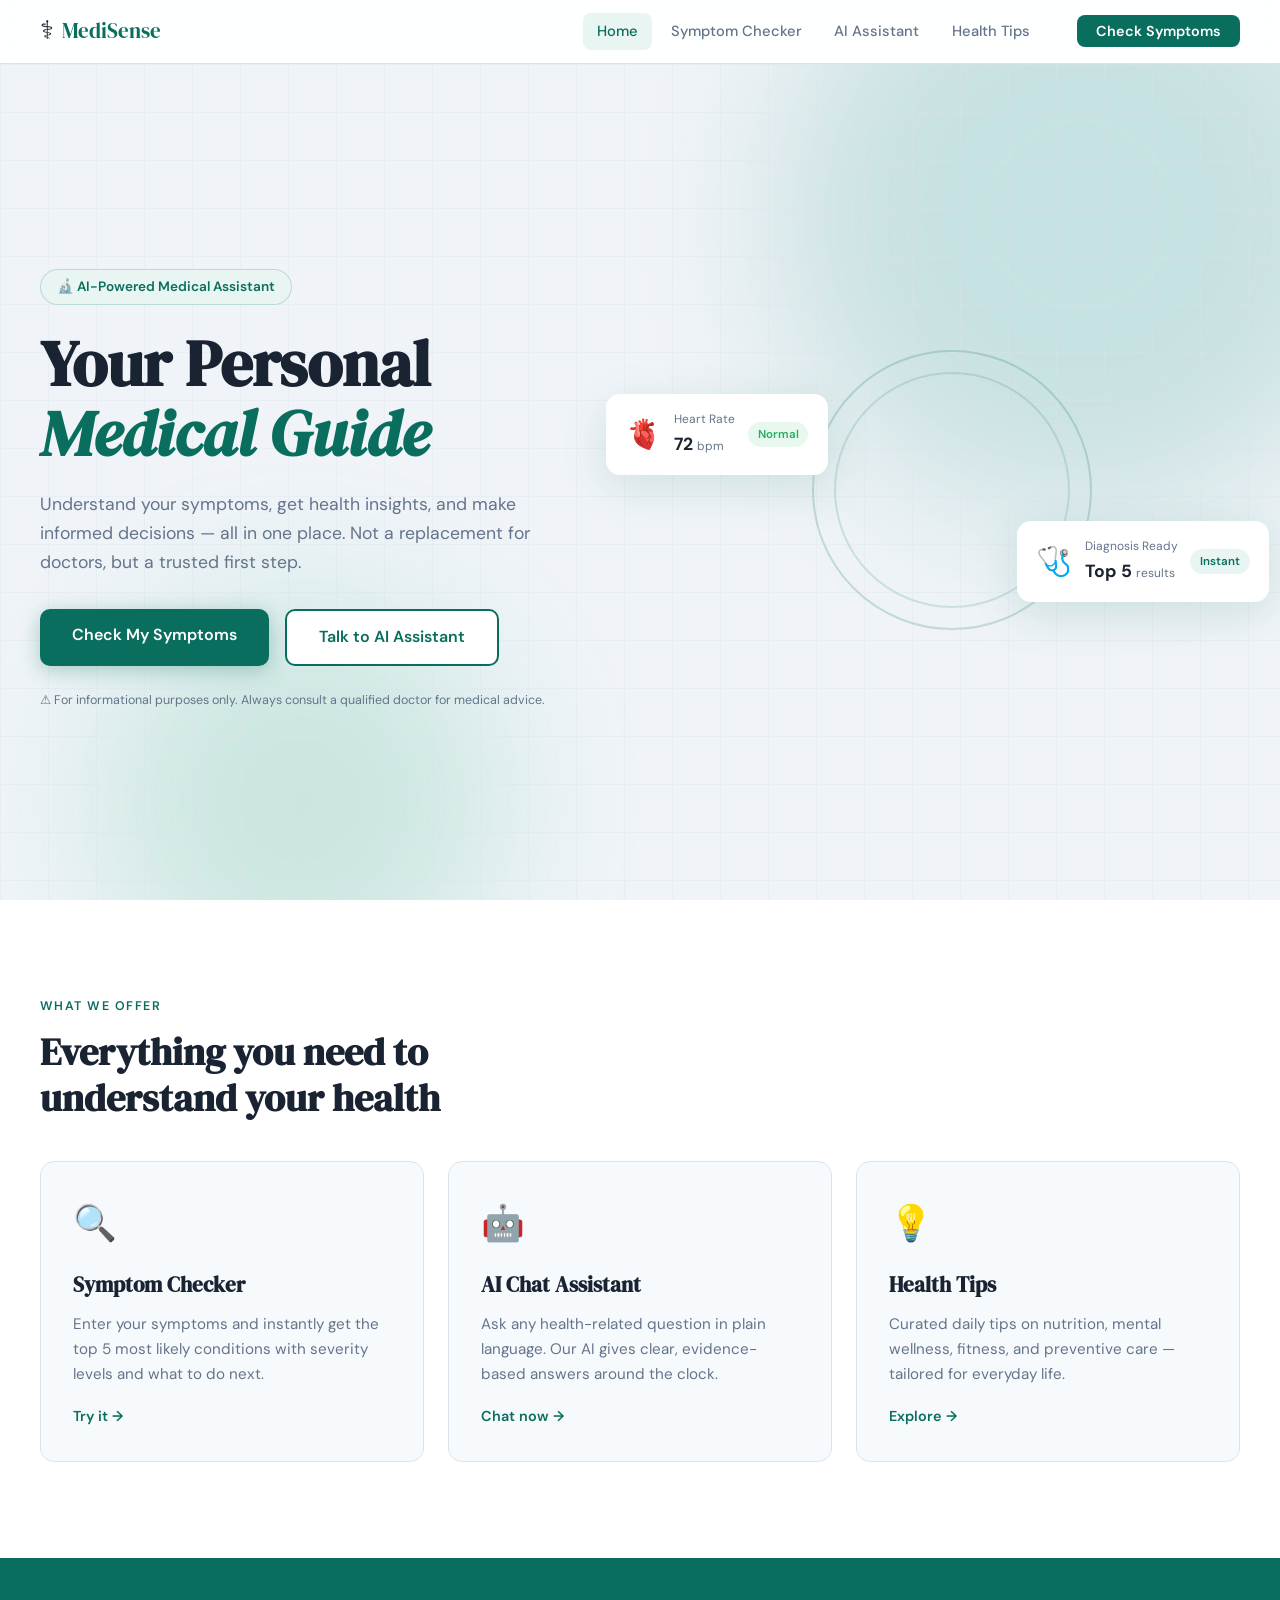
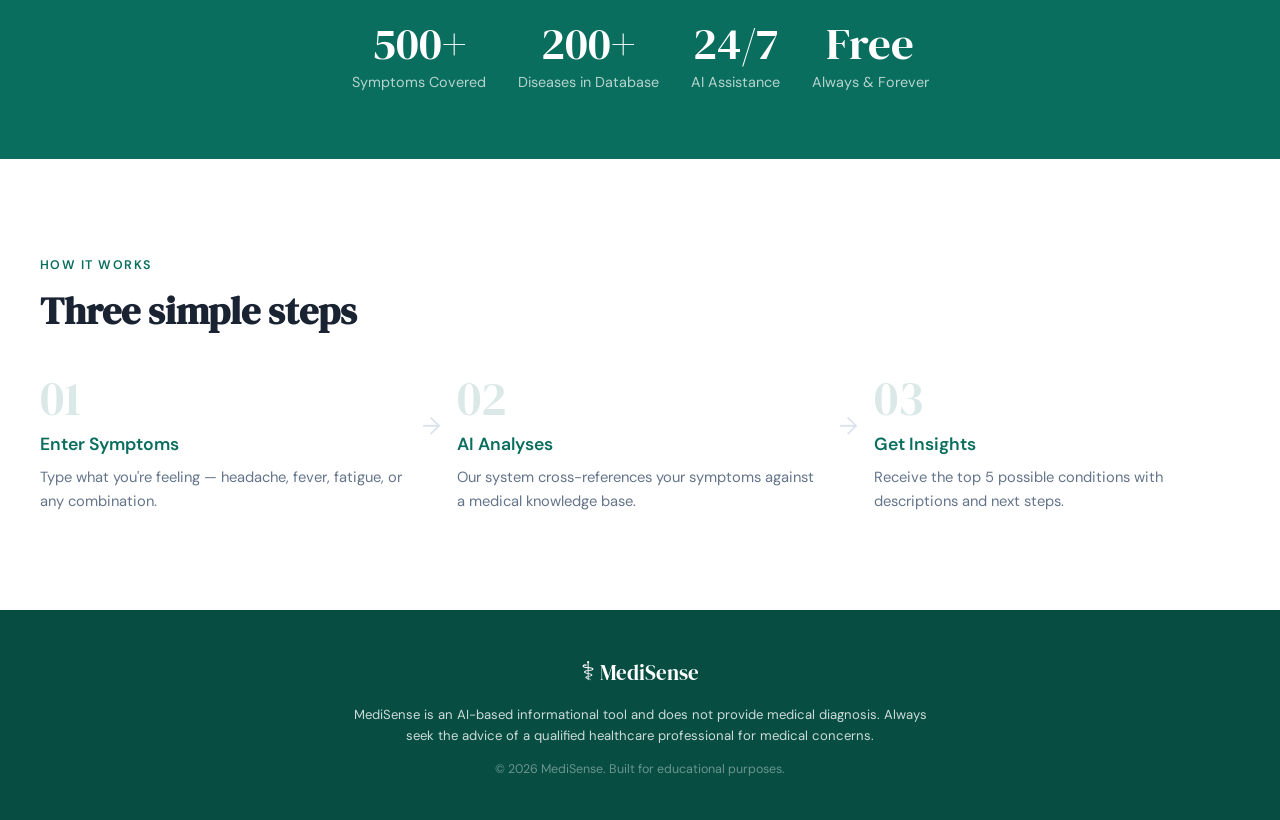
<file: index.html>
<!DOCTYPE html>
<html lang="en">
<head>
  <meta charset="UTF-8" />
  <meta name="viewport" content="width=device-width, initial-scale=1.0"/>
  <title>MediSense — AI Medical Assistant</title>
  <link rel="stylesheet" href="css/style.css"/>
  <link href="https://fonts.googleapis.com/css2?family=DM+Serif+Display:ital@0;1&family=DM+Sans:wght@300;400;500;600&display=swap" rel="stylesheet"/>
</head>
<body class="home-page">

  <!-- NAV -->
  <nav class="navbar">
    <div class="nav-brand">
      <span class="nav-logo">⚕</span>
      <span class="nav-title">MediSense</span>
    </div>
    <div class="nav-links">
      <a href="index.html" class="active">Home</a>
      <a href="pages/symptom-checker.html">Symptom Checker</a>
      <a href="pages/chatbot.html">AI Assistant</a>
      <a href="pages/health-tips.html">Health Tips</a>
    </div>
    <div class="nav-cta">
      <a href="pages/symptom-checker.html" class="btn-primary">Check Symptoms</a>
    </div>
  </nav>

  <!-- HERO -->
  <section class="hero">
    <div class="hero-bg">
      <div class="hero-orb orb1"></div>
      <div class="hero-orb orb2"></div>
      <div class="hero-grid"></div>
    </div>
    <div class="hero-content">
      <div class="hero-badge">🔬 AI-Powered Medical Assistant</div>
      <h1 class="hero-title">Your Personal<br/><em>Medical Guide</em></h1>
      <p class="hero-subtitle">Understand your symptoms, get health insights, and make informed decisions — all in one place. Not a replacement for doctors, but a trusted first step.</p>
      <div class="hero-actions">
        <a href="pages/symptom-checker.html" class="btn-hero-primary">Check My Symptoms</a>
        <a href="pages/chatbot.html" class="btn-hero-secondary">Talk to AI Assistant</a>
      </div>
      <div class="hero-disclaimer">⚠️ For informational purposes only. Always consult a qualified doctor for medical advice.</div>
    </div>
    <div class="hero-visual">
      <div class="pulse-ring"></div>
      <div class="hero-card card-float">
        <div class="hcard-icon">🫀</div>
        <div>
          <div class="hcard-title">Heart Rate</div>
          <div class="hcard-val">72 <span>bpm</span></div>
        </div>
        <div class="hcard-status good">Normal</div>
      </div>
      <div class="hero-card card-float2">
        <div class="hcard-icon">🩺</div>
        <div>
          <div class="hcard-title">Diagnosis Ready</div>
          <div class="hcard-val">Top 5 <span>results</span></div>
        </div>
        <div class="hcard-status info">Instant</div>
      </div>
    </div>
  </section>

  <!-- FEATURES -->
  <section class="features">
    <div class="section-label">What We Offer</div>
    <h2 class="section-title">Everything you need to<br/>understand your health</h2>
    <div class="features-grid">
      <div class="feature-card" onclick="location.href='pages/symptom-checker.html'">
        <div class="feat-icon">🔍</div>
        <h3>Symptom Checker</h3>
        <p>Enter your symptoms and instantly get the top 5 most likely conditions with severity levels and what to do next.</p>
        <span class="feat-link">Try it →</span>
      </div>
      <div class="feature-card" onclick="location.href='pages/chatbot.html'">
        <div class="feat-icon">🤖</div>
        <h3>AI Chat Assistant</h3>
        <p>Ask any health-related question in plain language. Our AI gives clear, evidence-based answers around the clock.</p>
        <span class="feat-link">Chat now →</span>
      </div>
      <div class="feature-card" onclick="location.href='pages/health-tips.html'">
        <div class="feat-icon">💡</div>
        <h3>Health Tips</h3>
        <p>Curated daily tips on nutrition, mental wellness, fitness, and preventive care — tailored for everyday life.</p>
        <span class="feat-link">Explore →</span>
      </div>
    </div>
  </section>

  <!-- STATS -->
  <section class="stats-section">
    <div class="stat-item">
      <div class="stat-num">500+</div>
      <div class="stat-label">Symptoms Covered</div>
    </div>
    <div class="stat-item">
      <div class="stat-num">200+</div>
      <div class="stat-label">Diseases in Database</div>
    </div>
    <div class="stat-item">
      <div class="stat-num">24/7</div>
      <div class="stat-label">AI Assistance</div>
    </div>
    <div class="stat-item">
      <div class="stat-num">Free</div>
      <div class="stat-label">Always & Forever</div>
    </div>
  </section>

  <!-- HOW IT WORKS -->
  <section class="how-it-works">
    <div class="section-label">How It Works</div>
    <h2 class="section-title">Three simple steps</h2>
    <div class="steps-row">
      <div class="step">
        <div class="step-num">01</div>
        <h4>Enter Symptoms</h4>
        <p>Type what you're feeling — headache, fever, fatigue, or any combination.</p>
      </div>
      <div class="step-arrow">→</div>
      <div class="step">
        <div class="step-num">02</div>
        <h4>AI Analyses</h4>
        <p>Our system cross-references your symptoms against a medical knowledge base.</p>
      </div>
      <div class="step-arrow">→</div>
      <div class="step">
        <div class="step-num">03</div>
        <h4>Get Insights</h4>
        <p>Receive the top 5 possible conditions with descriptions and next steps.</p>
      </div>
    </div>
  </section>

  <!-- FOOTER -->
  <footer class="footer">
    <div class="footer-brand">
      <span class="nav-logo">⚕</span> MediSense
    </div>
    <p class="footer-disclaimer">MediSense is an AI-based informational tool and does not provide medical diagnosis. Always seek the advice of a qualified healthcare professional for medical concerns.</p>
    <p class="footer-copy">© 2026 MediSense. Built for educational purposes.</p>
  </footer>

  <script src="js/main.js"></script>
</body>
</html>
</file>
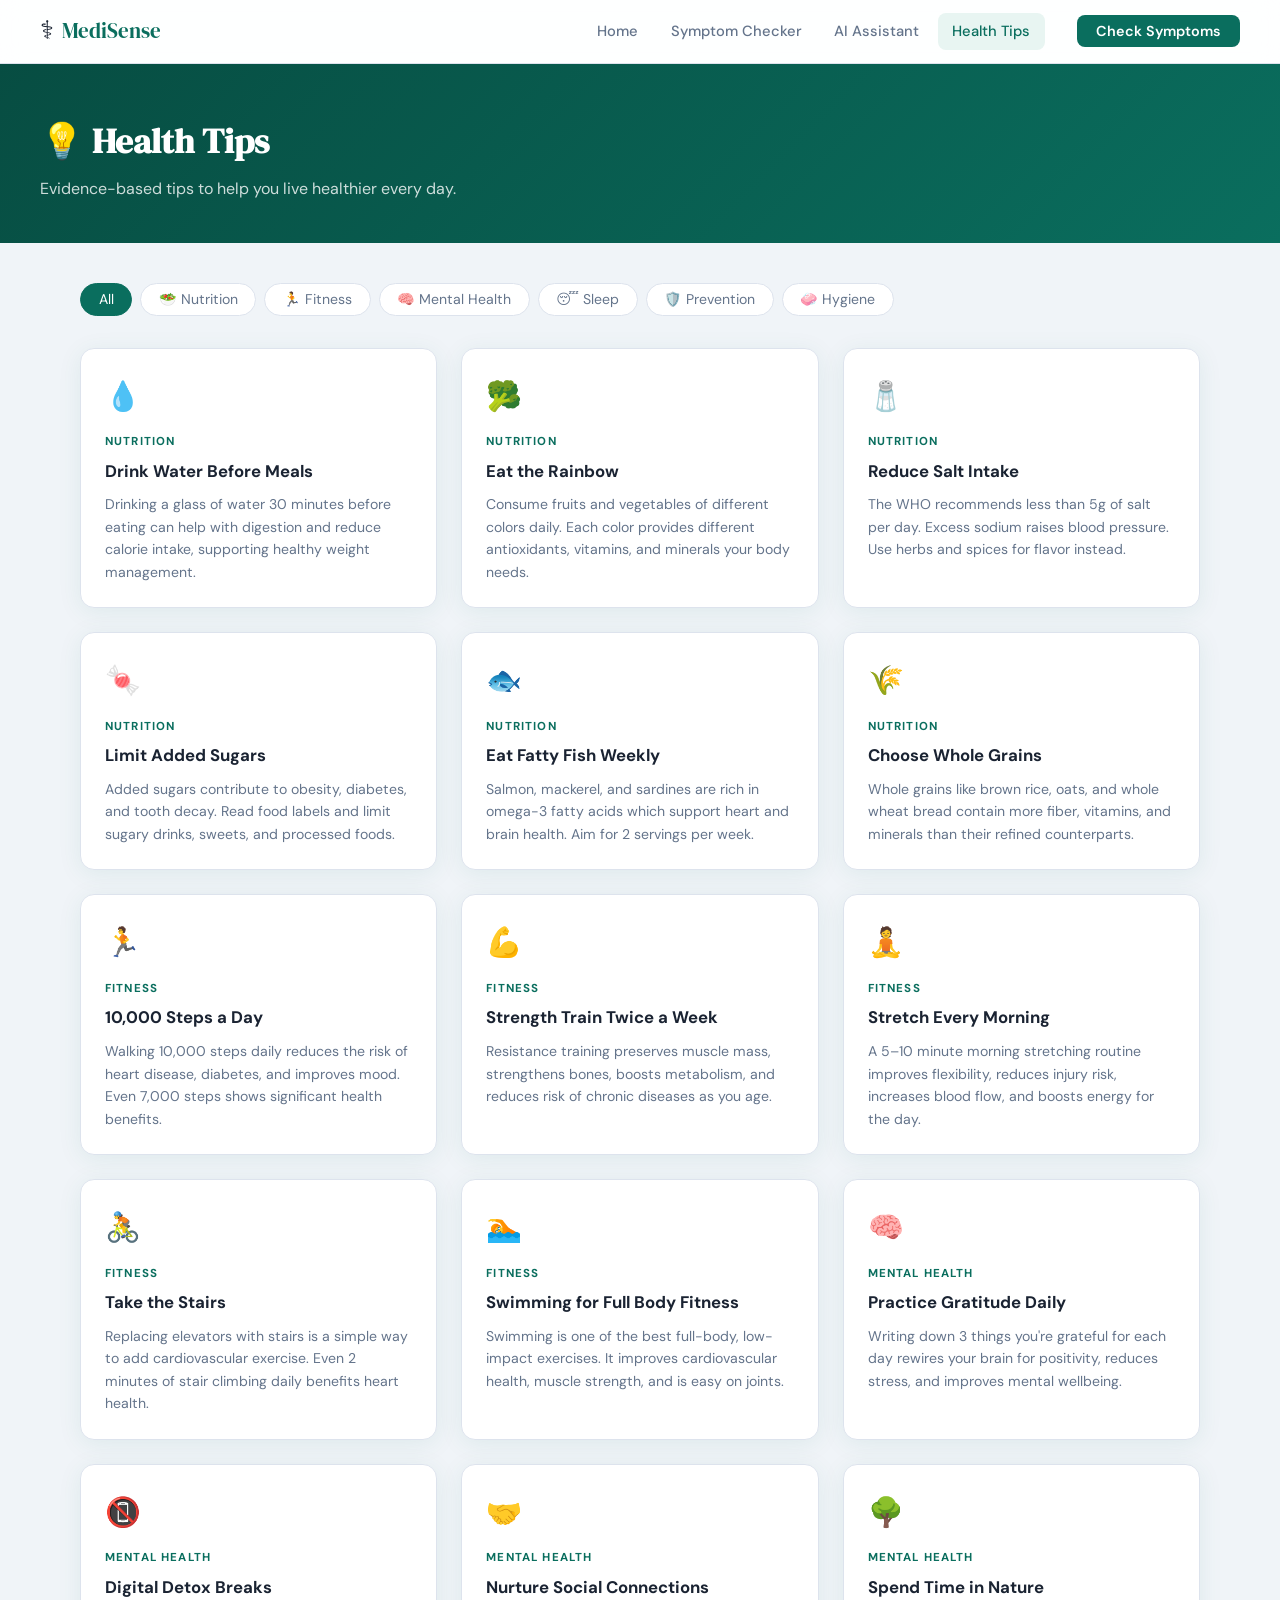
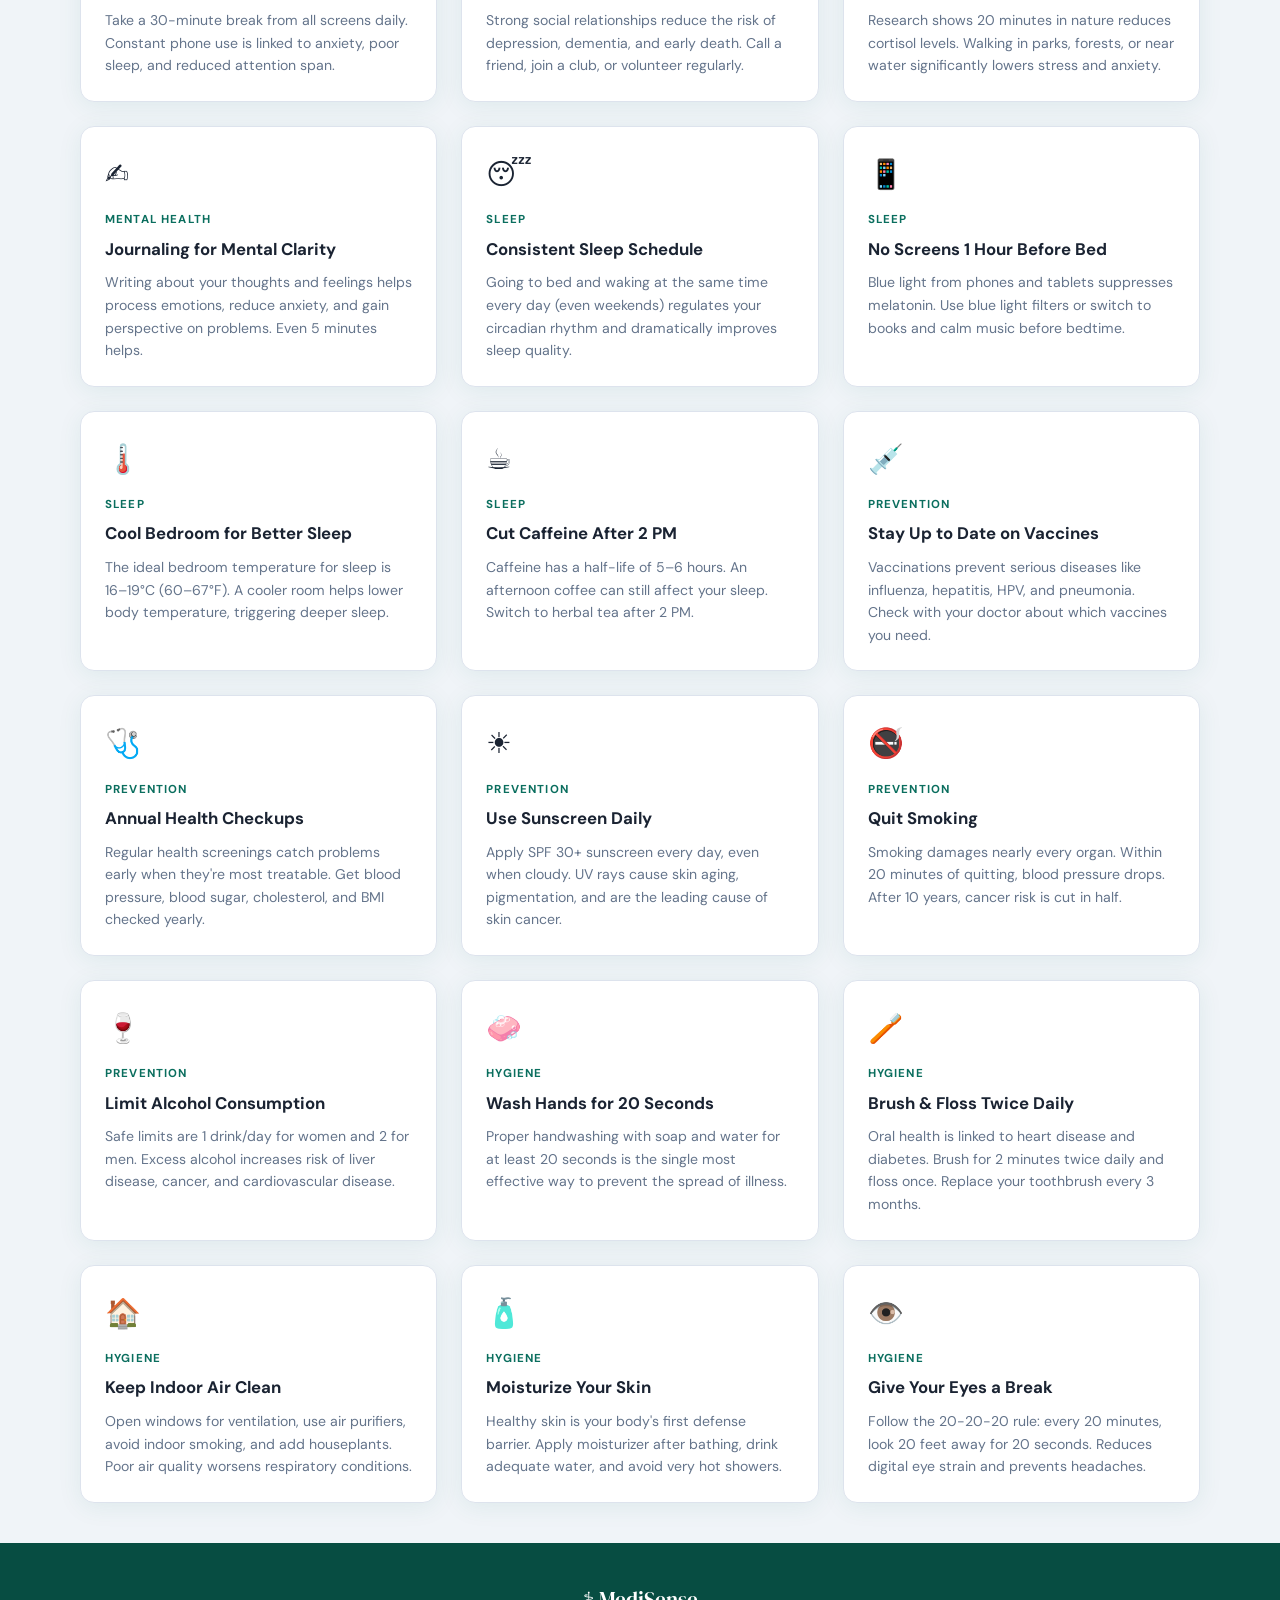
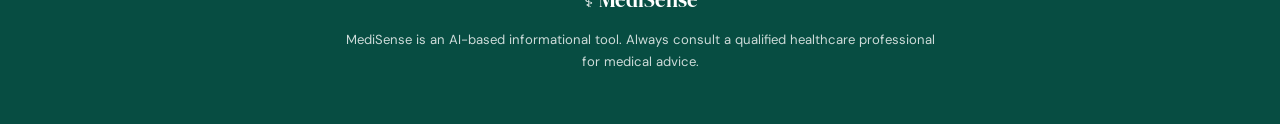
<file: pages/health-tips.html>
<!DOCTYPE html>
<html lang="en">
<head>
  <meta charset="UTF-8"/>
  <meta name="viewport" content="width=device-width, initial-scale=1.0"/>
  <title>Health Tips — MediSense</title>
  <link rel="stylesheet" href="../css/style.css"/>
  <link href="https://fonts.googleapis.com/css2?family=DM+Serif+Display:ital@0;1&family=DM+Sans:wght@300;400;500;600&display=swap" rel="stylesheet"/>
</head>
<body>
  <nav class="navbar">
    <div class="nav-brand">
      <span class="nav-logo">⚕</span>
      <span class="nav-title">MediSense</span>
    </div>
    <div class="nav-links">
      <a href="../index.html">Home</a>
      <a href="symptom-checker.html">Symptom Checker</a>
      <a href="chatbot.html">AI Assistant</a>
      <a href="health-tips.html" class="active">Health Tips</a>
    </div>
    <div class="nav-cta">
      <a href="symptom-checker.html" class="btn-primary">Check Symptoms</a>
    </div>
  </nav>

  <div class="page-header">
    <h1>💡 Health Tips</h1>
    <p>Evidence-based tips to help you live healthier every day.</p>
  </div>

  <div class="tips-layout">
    <div class="tips-filters" id="filters">
      <button class="filter-btn active" onclick="filterTips('all', this)">All</button>
      <button class="filter-btn" onclick="filterTips('nutrition', this)">🥗 Nutrition</button>
      <button class="filter-btn" onclick="filterTips('fitness', this)">🏃 Fitness</button>
      <button class="filter-btn" onclick="filterTips('mental', this)">🧠 Mental Health</button>
      <button class="filter-btn" onclick="filterTips('sleep', this)">😴 Sleep</button>
      <button class="filter-btn" onclick="filterTips('prevention', this)">🛡️ Prevention</button>
      <button class="filter-btn" onclick="filterTips('hygiene', this)">🧼 Hygiene</button>
    </div>

    <div class="tips-grid" id="tips-grid"></div>
  </div>

  <footer class="footer">
    <div class="footer-brand">⚕ MediSense</div>
    <p class="footer-disclaimer">MediSense is an AI-based informational tool. Always consult a qualified healthcare professional for medical advice.</p>
  </footer>

  <script src="../js/main.js"></script>
  <script>
    const TIPS = [
      { icon: '💧', cat: 'nutrition', title: 'Drink Water Before Meals', body: 'Drinking a glass of water 30 minutes before eating can help with digestion and reduce calorie intake, supporting healthy weight management.' },
      { icon: '🥦', cat: 'nutrition', title: 'Eat the Rainbow', body: 'Consume fruits and vegetables of different colors daily. Each color provides different antioxidants, vitamins, and minerals your body needs.' },
      { icon: '🧂', cat: 'nutrition', title: 'Reduce Salt Intake', body: 'The WHO recommends less than 5g of salt per day. Excess sodium raises blood pressure. Use herbs and spices for flavor instead.' },
      { icon: '🍬', cat: 'nutrition', title: 'Limit Added Sugars', body: 'Added sugars contribute to obesity, diabetes, and tooth decay. Read food labels and limit sugary drinks, sweets, and processed foods.' },
      { icon: '🐟', cat: 'nutrition', title: 'Eat Fatty Fish Weekly', body: 'Salmon, mackerel, and sardines are rich in omega-3 fatty acids which support heart and brain health. Aim for 2 servings per week.' },
      { icon: '🌾', cat: 'nutrition', title: 'Choose Whole Grains', body: 'Whole grains like brown rice, oats, and whole wheat bread contain more fiber, vitamins, and minerals than their refined counterparts.' },
      { icon: '🏃', cat: 'fitness', title: '10,000 Steps a Day', body: 'Walking 10,000 steps daily reduces the risk of heart disease, diabetes, and improves mood. Even 7,000 steps shows significant health benefits.' },
      { icon: '💪', cat: 'fitness', title: 'Strength Train Twice a Week', body: 'Resistance training preserves muscle mass, strengthens bones, boosts metabolism, and reduces risk of chronic diseases as you age.' },
      { icon: '🧘', cat: 'fitness', title: 'Stretch Every Morning', body: 'A 5–10 minute morning stretching routine improves flexibility, reduces injury risk, increases blood flow, and boosts energy for the day.' },
      { icon: '🚴', cat: 'fitness', title: 'Take the Stairs', body: 'Replacing elevators with stairs is a simple way to add cardiovascular exercise. Even 2 minutes of stair climbing daily benefits heart health.' },
      { icon: '🏊', cat: 'fitness', title: 'Swimming for Full Body Fitness', body: 'Swimming is one of the best full-body, low-impact exercises. It improves cardiovascular health, muscle strength, and is easy on joints.' },
      { icon: '🧠', cat: 'mental', title: 'Practice Gratitude Daily', body: 'Writing down 3 things you\'re grateful for each day rewires your brain for positivity, reduces stress, and improves mental wellbeing.' },
      { icon: '📵', cat: 'mental', title: 'Digital Detox Breaks', body: 'Take a 30-minute break from all screens daily. Constant phone use is linked to anxiety, poor sleep, and reduced attention span.' },
      { icon: '🤝', cat: 'mental', title: 'Nurture Social Connections', body: 'Strong social relationships reduce the risk of depression, dementia, and early death. Call a friend, join a club, or volunteer regularly.' },
      { icon: '🌳', cat: 'mental', title: 'Spend Time in Nature', body: 'Research shows 20 minutes in nature reduces cortisol levels. Walking in parks, forests, or near water significantly lowers stress and anxiety.' },
      { icon: '✍️', cat: 'mental', title: 'Journaling for Mental Clarity', body: 'Writing about your thoughts and feelings helps process emotions, reduce anxiety, and gain perspective on problems. Even 5 minutes helps.' },
      { icon: '😴', cat: 'sleep', title: 'Consistent Sleep Schedule', body: 'Going to bed and waking at the same time every day (even weekends) regulates your circadian rhythm and dramatically improves sleep quality.' },
      { icon: '📱', cat: 'sleep', title: 'No Screens 1 Hour Before Bed', body: 'Blue light from phones and tablets suppresses melatonin. Use blue light filters or switch to books and calm music before bedtime.' },
      { icon: '🌡️', cat: 'sleep', title: 'Cool Bedroom for Better Sleep', body: 'The ideal bedroom temperature for sleep is 16–19°C (60–67°F). A cooler room helps lower body temperature, triggering deeper sleep.' },
      { icon: '☕', cat: 'sleep', title: 'Cut Caffeine After 2 PM', body: 'Caffeine has a half-life of 5–6 hours. An afternoon coffee can still affect your sleep. Switch to herbal tea after 2 PM.' },
      { icon: '💉', cat: 'prevention', title: 'Stay Up to Date on Vaccines', body: 'Vaccinations prevent serious diseases like influenza, hepatitis, HPV, and pneumonia. Check with your doctor about which vaccines you need.' },
      { icon: '🩺', cat: 'prevention', title: 'Annual Health Checkups', body: 'Regular health screenings catch problems early when they\'re most treatable. Get blood pressure, blood sugar, cholesterol, and BMI checked yearly.' },
      { icon: '☀️', cat: 'prevention', title: 'Use Sunscreen Daily', body: 'Apply SPF 30+ sunscreen every day, even when cloudy. UV rays cause skin aging, pigmentation, and are the leading cause of skin cancer.' },
      { icon: '🚭', cat: 'prevention', title: 'Quit Smoking', body: 'Smoking damages nearly every organ. Within 20 minutes of quitting, blood pressure drops. After 10 years, cancer risk is cut in half.' },
      { icon: '🍷', cat: 'prevention', title: 'Limit Alcohol Consumption', body: 'Safe limits are 1 drink/day for women and 2 for men. Excess alcohol increases risk of liver disease, cancer, and cardiovascular disease.' },
      { icon: '🧼', cat: 'hygiene', title: 'Wash Hands for 20 Seconds', body: 'Proper handwashing with soap and water for at least 20 seconds is the single most effective way to prevent the spread of illness.' },
      { icon: '🪥', cat: 'hygiene', title: 'Brush & Floss Twice Daily', body: 'Oral health is linked to heart disease and diabetes. Brush for 2 minutes twice daily and floss once. Replace your toothbrush every 3 months.' },
      { icon: '🏠', cat: 'hygiene', title: 'Keep Indoor Air Clean', body: 'Open windows for ventilation, use air purifiers, avoid indoor smoking, and add houseplants. Poor air quality worsens respiratory conditions.' },
      { icon: '🧴', cat: 'hygiene', title: 'Moisturize Your Skin', body: 'Healthy skin is your body\'s first defense barrier. Apply moisturizer after bathing, drink adequate water, and avoid very hot showers.' },
      { icon: '👁️', cat: 'hygiene', title: 'Give Your Eyes a Break', body: 'Follow the 20-20-20 rule: every 20 minutes, look 20 feet away for 20 seconds. Reduces digital eye strain and prevents headaches.' },
    ];

    let currentFilter = 'all';

    function filterTips(cat, btn) {
      currentFilter = cat;
      document.querySelectorAll('.filter-btn').forEach(b => b.classList.remove('active'));
      btn.classList.add('active');
      renderTips();
    }

    function renderTips() {
      const grid = document.getElementById('tips-grid');
      const filtered = currentFilter === 'all' ? TIPS : TIPS.filter(t => t.cat === currentFilter);
      grid.innerHTML = filtered.map((tip, i) => `
        <div class="tip-card" style="animation: fadeUp 0.4s ease ${i * 0.05}s both">
          <div class="tip-icon">${tip.icon}</div>
          <div class="tip-category">${tip.cat === 'mental' ? 'Mental Health' : tip.cat.charAt(0).toUpperCase() + tip.cat.slice(1)}</div>
          <h3>${tip.title}</h3>
          <p>${tip.body}</p>
        </div>
      `).join('');
    }

    renderTips();
  </script>
</body>
</html>
</file>
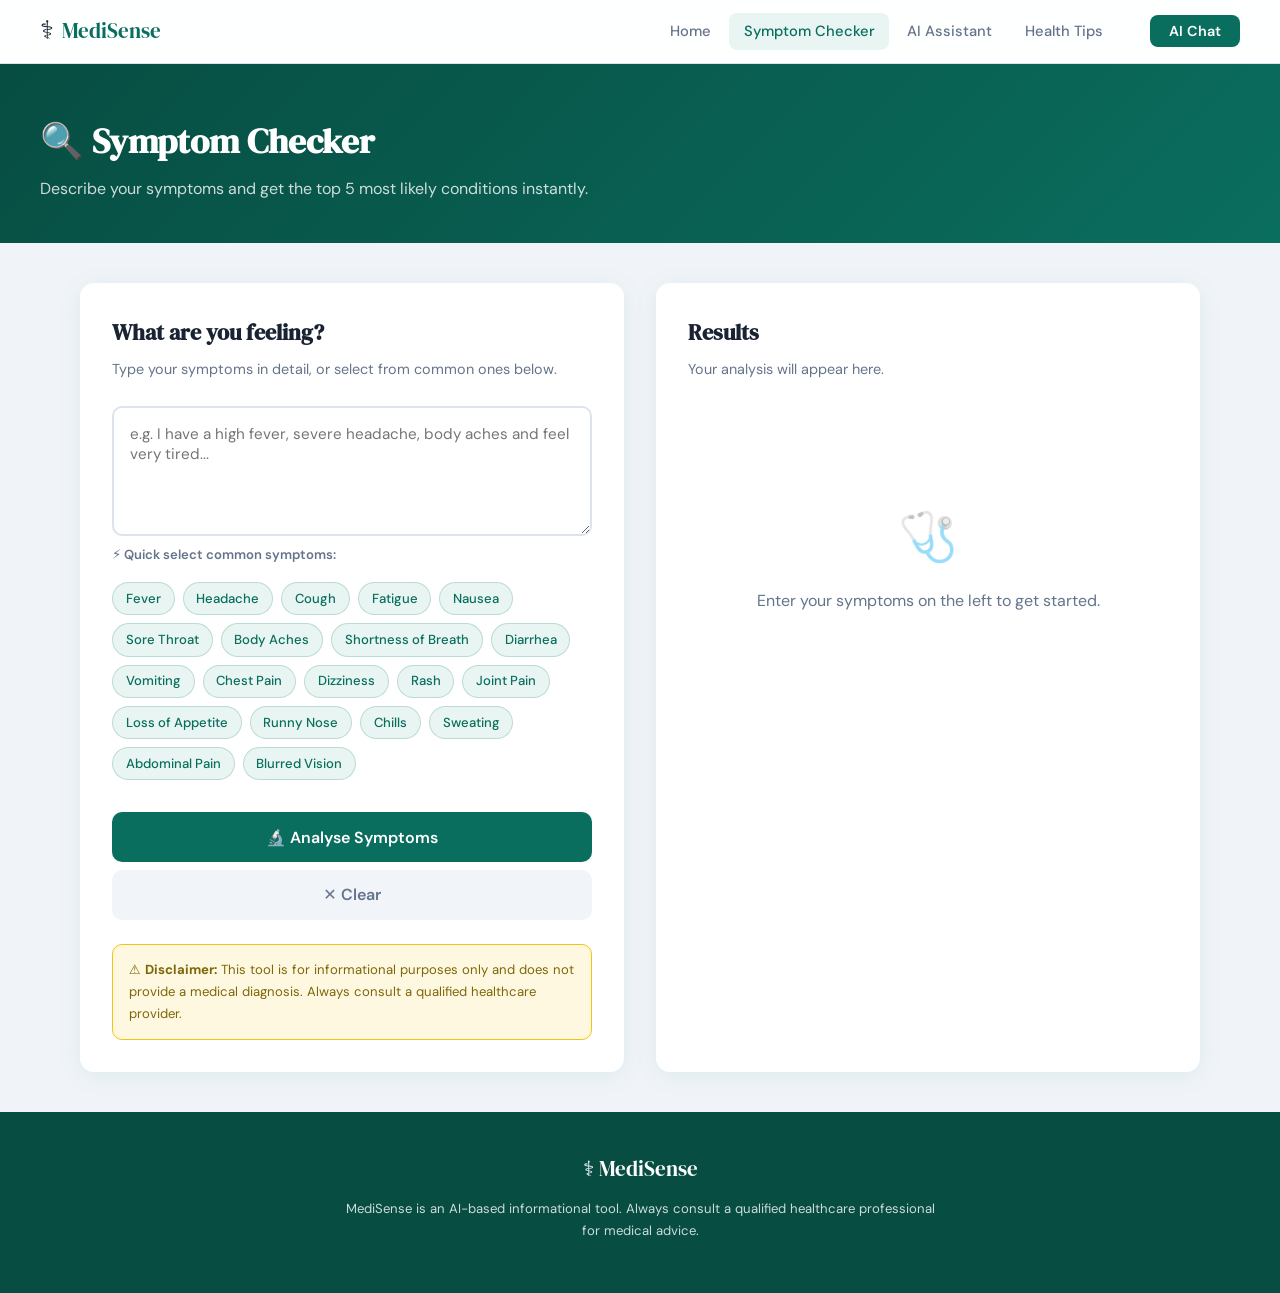
<file: pages/symptom-checker.html>
<!DOCTYPE html>
<html lang="en">
<head>
  <meta charset="UTF-8"/>
  <meta name="viewport" content="width=device-width, initial-scale=1.0"/>
  <title>Symptom Checker — MediSense</title>
  <link rel="stylesheet" href="../css/style.css"/>
  <link href="https://fonts.googleapis.com/css2?family=DM+Serif+Display:ital@0;1&family=DM+Sans:wght@300;400;500;600&display=swap" rel="stylesheet"/>
</head>
<body>
  <nav class="navbar">
    <div class="nav-brand">
      <span class="nav-logo">⚕</span>
      <span class="nav-title">MediSense</span>
    </div>
    <div class="nav-links">
      <a href="../index.html">Home</a>
      <a href="symptom-checker.html" class="active">Symptom Checker</a>
      <a href="chatbot.html">AI Assistant</a>
      <a href="health-tips.html">Health Tips</a>
    </div>
    <div class="nav-cta">
      <a href="chatbot.html" class="btn-primary">AI Chat</a>
    </div>
  </nav>

  <div class="page-header">
    <h1>🔍 Symptom Checker</h1>
    <p>Describe your symptoms and get the top 5 most likely conditions instantly.</p>
  </div>

  <div class="checker-layout">
    <!-- INPUT PANEL -->
    <div class="checker-panel">
      <h2>What are you feeling?</h2>
      <p class="sub">Type your symptoms in detail, or select from common ones below.</p>

      <textarea
        id="symptom-input"
        class="symptom-input-area"
        placeholder="e.g. I have a high fever, severe headache, body aches and feel very tired..."
      ></textarea>

      <div class="quick-label">⚡ Quick select common symptoms:</div>
      <div class="tag-area" id="tag-area">
        <span class="symptom-tag" onclick="toggleTag(this)">Fever</span>
        <span class="symptom-tag" onclick="toggleTag(this)">Headache</span>
        <span class="symptom-tag" onclick="toggleTag(this)">Cough</span>
        <span class="symptom-tag" onclick="toggleTag(this)">Fatigue</span>
        <span class="symptom-tag" onclick="toggleTag(this)">Nausea</span>
        <span class="symptom-tag" onclick="toggleTag(this)">Sore Throat</span>
        <span class="symptom-tag" onclick="toggleTag(this)">Body Aches</span>
        <span class="symptom-tag" onclick="toggleTag(this)">Shortness of Breath</span>
        <span class="symptom-tag" onclick="toggleTag(this)">Diarrhea</span>
        <span class="symptom-tag" onclick="toggleTag(this)">Vomiting</span>
        <span class="symptom-tag" onclick="toggleTag(this)">Chest Pain</span>
        <span class="symptom-tag" onclick="toggleTag(this)">Dizziness</span>
        <span class="symptom-tag" onclick="toggleTag(this)">Rash</span>
        <span class="symptom-tag" onclick="toggleTag(this)">Joint Pain</span>
        <span class="symptom-tag" onclick="toggleTag(this)">Loss of Appetite</span>
        <span class="symptom-tag" onclick="toggleTag(this)">Runny Nose</span>
        <span class="symptom-tag" onclick="toggleTag(this)">Chills</span>
        <span class="symptom-tag" onclick="toggleTag(this)">Sweating</span>
        <span class="symptom-tag" onclick="toggleTag(this)">Abdominal Pain</span>
        <span class="symptom-tag" onclick="toggleTag(this)">Blurred Vision</span>
      </div>

      <button class="check-btn" onclick="runChecker()" id="check-btn">
        🔬 Analyse Symptoms
      </button>

      <button class="check-btn" onclick="clearAll()" style="background:#f1f5f9;color:#64748b;margin-top:0.5rem;">
        ✕ Clear
      </button>

      <div class="disclaimer-box" style="margin-top:1.5rem;">
        ⚠️ <strong>Disclaimer:</strong> This tool is for informational purposes only and does not provide a medical diagnosis. Always consult a qualified healthcare provider.
      </div>
    </div>

    <!-- RESULTS PANEL -->
    <div class="checker-panel results-panel" id="results-panel">
      <h2>Results</h2>
      <p class="sub" id="results-sub">Your analysis will appear here.</p>
      <div id="results-container">
        <div class="result-placeholder">
          <div class="big-icon">🩺</div>
          <div>Enter your symptoms on the left to get started.</div>
        </div>
      </div>
    </div>
  </div>

  <footer class="footer">
    <div class="footer-brand">⚕ MediSense</div>
    <p class="footer-disclaimer">MediSense is an AI-based informational tool. Always consult a qualified healthcare professional for medical advice.</p>
  </footer>

  <script src="../js/main.js"></script>
  <script>
    const selectedTags = new Set();

    function toggleTag(el) {
      const sym = el.textContent.toLowerCase();
      if (el.classList.contains('selected')) {
        el.classList.remove('selected');
        selectedTags.delete(sym);
      } else {
        el.classList.add('selected');
        selectedTags.add(sym);
      }
      syncTagsToInput();
    }

    function syncTagsToInput() {
      const input = document.getElementById('symptom-input');
      const manual = input.value.replace(/,?\s*(fever|headache|cough|fatigue|nausea|sore throat|body aches|shortness of breath|diarrhea|vomiting|chest pain|dizziness|rash|joint pain|loss of appetite|runny nose|chills|sweating|abdominal pain|blurred vision)/gi, '').trim();
      const tags = Array.from(selectedTags);
      input.value = [manual, ...tags].filter(Boolean).join(', ');
    }

    function runChecker() {
      const input = document.getElementById('symptom-input').value.trim();
      if (!input) {
        alert('Please enter or select at least one symptom.');
        return;
      }

      const btn = document.getElementById('check-btn');
      btn.textContent = '⏳ Analysing...';
      btn.disabled = true;

      setTimeout(() => {
        const results = analyzeSymptoms(input);
        renderResults(results, input);
        btn.textContent = '🔬 Analyse Symptoms';
        btn.disabled = false;
      }, 700);
    }

    function renderResults(results, input) {
      const container = document.getElementById('results-container');
      const sub = document.getElementById('results-sub');

      if (results.length === 0) {
        container.innerHTML = `
          <div class="result-placeholder">
            <div class="big-icon">🤔</div>
            <div>No matching conditions found. Try describing your symptoms differently or use more specific terms.</div>
          </div>`;
        sub.textContent = 'No matches found for your symptoms.';
        return;
      }

      sub.textContent = `Found ${results.length} possible condition${results.length > 1 ? 's' : ''} based on your symptoms.`;

      container.innerHTML = results.map((d, i) => {
        const pct = Math.round(d.score * 100);
        const barPct = Math.max(pct, 15);
        return `
        <div class="disease-card" style="animation-delay:${i*0.07}s">
          <div class="disease-header">
            <div class="disease-rank">${i + 1}</div>
            <div class="disease-name">${d.name}</div>
            <span class="severity-badge ${getSeverityClass(d.severity)}">${getSeverityLabel(d.severity)}</span>
          </div>
          <div class="match-bar-wrap">
            <div class="match-label">Symptom match: ${d.matchCount} of ${d.symptoms.length} (${pct}%)</div>
            <div class="match-bar"><div class="match-fill" style="width:${barPct}%"></div></div>
          </div>
          <div class="disease-desc">${d.description}</div>
          <div class="disease-action">💊 What to do: ${d.action}</div>
        </div>`;
      }).join('');
    }

    function clearAll() {
      document.getElementById('symptom-input').value = '';
      selectedTags.clear();
      document.querySelectorAll('.symptom-tag').forEach(t => t.classList.remove('selected'));
      document.getElementById('results-container').innerHTML = `
        <div class="result-placeholder">
          <div class="big-icon">🩺</div>
          <div>Enter your symptoms on the left to get started.</div>
        </div>`;
      document.getElementById('results-sub').textContent = 'Your analysis will appear here.';
    }

    // Allow Enter key
    document.addEventListener('DOMContentLoaded', () => {
      document.getElementById('symptom-input').addEventListener('keydown', e => {
        if (e.key === 'Enter' && e.ctrlKey) runChecker();
      });
    });
  </script>
</body>
</html>
</file>
<file: css/style.css>
/* ─── RESET & BASE ─── */
*, *::before, *::after { box-sizing: border-box; margin: 0; padding: 0; }

:root {
  --clr-bg: #f0f4f8;
  --clr-surface: #ffffff;
  --clr-surface2: #f7fafc;
  --clr-primary: #0a6e5e;
  --clr-primary-light: #13a38f;
  --clr-primary-dark: #074d42;
  --clr-accent: #e8f5f2;
  --clr-red: #c0392b;
  --clr-orange: #e67e22;
  --clr-yellow: #f1c40f;
  --clr-green: #27ae60;
  --clr-text: #1a2332;
  --clr-muted: #64748b;
  --clr-border: #dde3ed;
  --radius: 14px;
  --shadow: 0 4px 24px rgba(10,110,94,0.08);
  --shadow-lg: 0 12px 48px rgba(10,110,94,0.14);
  --font-display: 'DM Serif Display', Georgia, serif;
  --font-body: 'DM Sans', system-ui, sans-serif;
}

html { scroll-behavior: smooth; }

body {
  font-family: var(--font-body);
  background: var(--clr-bg);
  color: var(--clr-text);
  line-height: 1.65;
  min-height: 100vh;
}

/* ─── NAVBAR ─── */
.navbar {
  position: sticky; top: 0; z-index: 100;
  display: flex; align-items: center; gap: 2rem;
  padding: 0 2.5rem;
  height: 64px;
  background: rgba(255,255,255,0.92);
  backdrop-filter: blur(12px);
  border-bottom: 1px solid var(--clr-border);
}
.nav-brand { display: flex; align-items: center; gap: 0.5rem; text-decoration: none; margin-right: auto;}
.nav-logo { font-size: 1.6rem; }
.nav-title { font-family: var(--font-display); font-size: 1.3rem; color: var(--clr-primary); }
.nav-links { display: flex; gap: 0.25rem; }
.nav-links a {
  text-decoration: none; color: var(--clr-muted); font-size: 0.92rem; font-weight: 500;
  padding: 0.4rem 0.9rem; border-radius: 8px; transition: all .2s;
}
.nav-links a:hover, .nav-links a.active {
  color: var(--clr-primary); background: var(--clr-accent);
}
.btn-primary {
  background: var(--clr-primary); color: #fff;
  padding: 0.45rem 1.2rem; border-radius: 8px;
  text-decoration: none; font-size: 0.9rem; font-weight: 600;
  transition: background .2s;
}
.btn-primary:hover { background: var(--clr-primary-dark); }

/* ─── HERO ─── */
.hero {
  position: relative; overflow: hidden;
  min-height: calc(100vh - 64px);
  display: flex; align-items: center;
  padding: 5rem 2.5rem 4rem;
  gap: 3rem;
}
.hero-bg {
  position: absolute; inset: 0; pointer-events: none;
}
.hero-orb {
  position: absolute; border-radius: 50%;
  filter: blur(80px); opacity: 0.18;
}
.orb1 {
  width: 600px; height: 600px;
  background: radial-gradient(circle, #13a38f, #0a6e5e);
  top: -150px; right: -100px;
}
.orb2 {
  width: 400px; height: 400px;
  background: radial-gradient(circle, #27ae60, #13a38f);
  bottom: -100px; left: 100px;
}
.hero-grid {
  position: absolute; inset: 0;
  background-image: linear-gradient(var(--clr-border) 1px, transparent 1px),
                    linear-gradient(90deg, var(--clr-border) 1px, transparent 1px);
  background-size: 48px 48px;
  opacity: 0.35;
}
.hero-content {
  position: relative; z-index: 2;
  flex: 1; max-width: 600px;
}
.hero-badge {
  display: inline-block;
  background: var(--clr-accent); color: var(--clr-primary);
  border: 1px solid rgba(10,110,94,0.2);
  padding: 0.35rem 1rem; border-radius: 999px;
  font-size: 0.85rem; font-weight: 600; margin-bottom: 1.5rem;
  animation: fadeUp 0.6s ease both;
}
.hero-title {
  font-family: var(--font-display);
  font-size: clamp(2.8rem, 5vw, 4.2rem);
  line-height: 1.1; color: var(--clr-text);
  margin-bottom: 1.25rem;
  animation: fadeUp 0.7s ease 0.1s both;
}
.hero-title em { color: var(--clr-primary); font-style: italic; }
.hero-subtitle {
  color: var(--clr-muted); font-size: 1.1rem; font-weight: 400;
  max-width: 500px; margin-bottom: 2rem;
  animation: fadeUp 0.7s ease 0.2s both;
}
.hero-actions {
  display: flex; gap: 1rem; flex-wrap: wrap;
  margin-bottom: 1.5rem;
  animation: fadeUp 0.7s ease 0.3s both;
}
.btn-hero-primary {
  background: var(--clr-primary); color: #fff;
  padding: 0.85rem 2rem; border-radius: 10px;
  text-decoration: none; font-weight: 600; font-size: 1rem;
  transition: all .2s; box-shadow: 0 4px 20px rgba(10,110,94,0.3);
}
.btn-hero-primary:hover { background: var(--clr-primary-dark); transform: translateY(-2px); }
.btn-hero-secondary {
  background: #fff; color: var(--clr-primary);
  padding: 0.85rem 2rem; border-radius: 10px;
  text-decoration: none; font-weight: 600; font-size: 1rem;
  border: 2px solid var(--clr-primary);
  transition: all .2s;
}
.btn-hero-secondary:hover { background: var(--clr-accent); }
.hero-disclaimer {
  font-size: 0.78rem; color: var(--clr-muted);
  animation: fadeUp 0.7s ease 0.4s both;
}

/* HERO VISUAL */
.hero-visual {
  position: relative; flex: 1; display: flex;
  align-items: center; justify-content: center;
  min-height: 320px;
}
.pulse-ring {
  width: 280px; height: 280px; border-radius: 50%;
  border: 2px solid rgba(10,110,94,0.2);
  animation: pulse 2.5s ease-in-out infinite;
  position: absolute;
}
.pulse-ring::before {
  content: ''; position: absolute; inset: 20px; border-radius: 50%;
  border: 2px solid rgba(10,110,94,0.15);
  animation: pulse 2.5s ease-in-out 0.4s infinite;
}
@keyframes pulse {
  0%,100% { transform: scale(1); opacity: 1; }
  50% { transform: scale(1.08); opacity: 0.5; }
}
.hero-card {
  position: absolute; background: #fff;
  border-radius: 14px; padding: 1rem 1.2rem;
  box-shadow: var(--shadow-lg);
  display: flex; align-items: center; gap: 0.8rem;
  min-width: 180px;
}
.card-float { top: 20%; left: -10%; animation: float1 4s ease-in-out infinite; }
.card-float2 { bottom: 15%; right: -5%; animation: float2 4s ease-in-out 1s infinite; }
@keyframes float1 { 0%,100% { transform: translateY(0); } 50% { transform: translateY(-10px); } }
@keyframes float2 { 0%,100% { transform: translateY(0); } 50% { transform: translateY(8px); } }
.hcard-icon { font-size: 1.8rem; }
.hcard-title { font-size: 0.75rem; color: var(--clr-muted); }
.hcard-val { font-size: 1.1rem; font-weight: 700; color: var(--clr-text); }
.hcard-val span { font-size: 0.75rem; font-weight: 400; color: var(--clr-muted); }
.hcard-status { font-size: 0.72rem; font-weight: 600; padding: 0.2rem 0.6rem; border-radius: 999px; }
.hcard-status.good { background: #e8f8ef; color: #27ae60; }
.hcard-status.info { background: var(--clr-accent); color: var(--clr-primary); }

/* ─── SECTIONS ─── */
.section-label {
  text-transform: uppercase; letter-spacing: 0.12em;
  font-size: 0.78rem; font-weight: 600; color: var(--clr-primary);
  margin-bottom: 0.75rem;
}
.section-title {
  font-family: var(--font-display);
  font-size: clamp(1.8rem, 3vw, 2.6rem);
  line-height: 1.2; color: var(--clr-text);
  margin-bottom: 2.5rem;
}

/* FEATURES */
.features {
  padding: 6rem 2.5rem;
  background: var(--clr-surface);
}
.features-grid {
  display: grid; grid-template-columns: repeat(auto-fit, minmax(280px, 1fr));
  gap: 1.5rem;
}
.feature-card {
  background: var(--clr-surface2);
  border: 1px solid var(--clr-border);
  border-radius: var(--radius); padding: 2rem;
  cursor: pointer; transition: all .25s;
}
.feature-card:hover {
  border-color: var(--clr-primary-light);
  box-shadow: var(--shadow-lg); transform: translateY(-4px);
}
.feat-icon { font-size: 2.2rem; margin-bottom: 1rem; }
.feature-card h3 {
  font-family: var(--font-display); font-size: 1.3rem;
  color: var(--clr-text); margin-bottom: 0.6rem;
}
.feature-card p { color: var(--clr-muted); font-size: 0.95rem; margin-bottom: 1rem; }
.feat-link { color: var(--clr-primary); font-weight: 600; font-size: 0.9rem; }

/* STATS */
.stats-section {
  display: flex; flex-wrap: wrap; justify-content: center;
  gap: 2rem; padding: 4rem 2.5rem;
  background: var(--clr-primary);
}
.stat-item { text-align: center; }
.stat-num {
  font-family: var(--font-display); font-size: 2.8rem;
  color: #fff; line-height: 1;
}
.stat-label { color: rgba(255,255,255,0.7); font-size: 0.9rem; margin-top: 0.25rem; }

/* HOW IT WORKS */
.how-it-works {
  padding: 6rem 2.5rem;
  background: var(--clr-surface);
}
.steps-row {
  display: flex; align-items: flex-start;
  gap: 1rem; flex-wrap: wrap;
}
.step { flex: 1; min-width: 200px; }
.step-num {
  font-family: var(--font-display); font-size: 3rem;
  color: var(--clr-accent); color: rgba(10,110,94,0.15);
  line-height: 1; margin-bottom: 0.5rem;
}
.step h4 { font-size: 1.1rem; color: var(--clr-primary); margin-bottom: 0.4rem; font-weight: 600; }
.step p { color: var(--clr-muted); font-size: 0.92rem; }
.step-arrow { font-size: 1.5rem; color: var(--clr-border); padding-top: 2rem; }

/* FOOTER */
.footer {
  background: var(--clr-primary-dark); color: rgba(255,255,255,0.8);
  padding: 2.5rem; text-align: center;
}
.footer-brand {
  font-family: var(--font-display); font-size: 1.3rem;
  color: #fff; margin-bottom: 0.75rem;
}
.footer-disclaimer { font-size: 0.82rem; max-width: 600px; margin: 0 auto 0.75rem; }
.footer-copy { font-size: 0.78rem; opacity: 0.5; }

/* ─── PAGE HEADER (inner pages) ─── */
.page-header {
  background: linear-gradient(135deg, var(--clr-primary-dark) 0%, var(--clr-primary) 100%);
  padding: 3rem 2.5rem 2.5rem;
  color: #fff;
}
.page-header h1 { font-family: var(--font-display); font-size: 2.2rem; margin-bottom: 0.4rem; }
.page-header p { opacity: 0.8; font-size: 1rem; }

/* ─── SYMPTOM CHECKER PAGE ─── */
.checker-layout {
  display: grid;
  grid-template-columns: 1fr 1fr;
  gap: 2rem;
  padding: 2.5rem;
  max-width: 1200px;
  margin: 0 auto;
}
@media (max-width: 768px) { .checker-layout { grid-template-columns: 1fr; } }

.checker-panel {
  background: var(--clr-surface);
  border-radius: var(--radius);
  padding: 2rem;
  box-shadow: var(--shadow);
}
.checker-panel h2 {
  font-family: var(--font-display);
  font-size: 1.4rem; margin-bottom: 0.4rem; color: var(--clr-text);
}
.checker-panel p.sub { color: var(--clr-muted); font-size: 0.9rem; margin-bottom: 1.5rem; }

.symptom-input-area {
  width: 100%;
  border: 2px solid var(--clr-border);
  border-radius: 10px;
  padding: 1rem;
  font-family: var(--font-body);
  font-size: 0.95rem;
  resize: vertical; min-height: 130px;
  color: var(--clr-text);
  transition: border-color .2s;
  outline: none;
}
.symptom-input-area:focus { border-color: var(--clr-primary); }

.tag-area { display: flex; flex-wrap: wrap; gap: 0.5rem; margin: 1rem 0; }
.symptom-tag {
  background: var(--clr-accent); color: var(--clr-primary);
  border: 1px solid rgba(10,110,94,0.2);
  padding: 0.3rem 0.8rem; border-radius: 999px;
  font-size: 0.82rem; font-weight: 500; cursor: pointer;
  transition: all .15s;
}
.symptom-tag:hover { background: var(--clr-primary); color: #fff; }
.symptom-tag.selected { background: var(--clr-primary); color: #fff; }

.quick-label { font-size: 0.82rem; font-weight: 600; color: var(--clr-muted); margin-bottom: 0.5rem; }

.check-btn {
  width: 100%; padding: 0.9rem;
  background: var(--clr-primary); color: #fff;
  border: none; border-radius: 10px;
  font-family: var(--font-body); font-size: 1rem; font-weight: 600;
  cursor: pointer; margin-top: 1rem; transition: all .2s;
}
.check-btn:hover { background: var(--clr-primary-dark); }
.check-btn:disabled { background: var(--clr-border); cursor: not-allowed; }

/* Results */
.results-panel { min-height: 400px; }
.result-placeholder {
  display: flex; flex-direction: column; align-items: center;
  justify-content: center; height: 300px; color: var(--clr-muted);
  gap: 0.75rem;
}
.result-placeholder .big-icon { font-size: 3rem; opacity: 0.4; }

.disease-card {
  border: 1px solid var(--clr-border);
  border-radius: 12px; padding: 1.1rem 1.3rem;
  margin-bottom: 0.9rem;
  background: var(--clr-surface2);
  animation: slideIn 0.35s ease both;
  transition: box-shadow .2s;
}
.disease-card:hover { box-shadow: var(--shadow); }
@keyframes slideIn {
  from { opacity: 0; transform: translateX(16px); }
  to { opacity: 1; transform: translateX(0); }
}
.disease-header {
  display: flex; align-items: center;
  justify-content: space-between; margin-bottom: 0.5rem;
}
.disease-rank {
  width: 28px; height: 28px; border-radius: 50%;
  background: var(--clr-primary); color: #fff;
  font-size: 0.82rem; font-weight: 700;
  display: flex; align-items: center; justify-content: center;
  flex-shrink: 0; margin-right: 0.75rem;
}
.disease-name {
  font-weight: 600; font-size: 1rem; color: var(--clr-text); flex: 1;
}
.severity-badge {
  font-size: 0.72rem; font-weight: 700;
  padding: 0.2rem 0.7rem; border-radius: 999px;
  text-transform: uppercase; letter-spacing: 0.05em;
}
.sev-mild { background: #e8f8ef; color: #27ae60; }
.sev-moderate { background: #fef3e2; color: #e67e22; }
.sev-severe { background: #fde8e8; color: #c0392b; }
.sev-critical { background: #c0392b; color: #fff; }

.match-bar-wrap { margin: 0.5rem 0; }
.match-label { font-size: 0.78rem; color: var(--clr-muted); margin-bottom: 3px; }
.match-bar {
  height: 6px; background: var(--clr-border); border-radius: 999px; overflow: hidden;
}
.match-fill {
  height: 100%; background: var(--clr-primary-light);
  border-radius: 999px; transition: width 0.8s ease;
}
.disease-desc { font-size: 0.87rem; color: var(--clr-muted); margin-top: 0.4rem; }
.disease-action {
  margin-top: 0.6rem; font-size: 0.82rem; font-weight: 600;
  color: var(--clr-primary);
}

.disclaimer-box {
  background: #fff8e1; border: 1px solid #f1c40f;
  border-radius: 10px; padding: 0.9rem 1rem;
  font-size: 0.82rem; color: #7d6608; margin-top: 1rem;
}

/* ─── CHATBOT PAGE ─── */
.chat-layout {
  display: flex; flex-direction: column;
  height: calc(100vh - 64px - 140px);
  max-width: 800px; margin: 0 auto;
  padding: 1.5rem 2.5rem;
  gap: 1rem;
}
.chat-window {
  flex: 1; background: var(--clr-surface);
  border-radius: var(--radius); padding: 1.5rem;
  overflow-y: auto; box-shadow: var(--shadow);
  display: flex; flex-direction: column; gap: 1rem;
}
.chat-msg {
  display: flex; gap: 0.75rem; align-items: flex-start;
  animation: fadeUp 0.3s ease both;
}
.chat-msg.user { flex-direction: row-reverse; }
.chat-avatar {
  width: 36px; height: 36px; border-radius: 50%;
  display: flex; align-items: center; justify-content: center;
  font-size: 1rem; flex-shrink: 0;
}
.chat-msg.bot .chat-avatar { background: var(--clr-primary); color: #fff; }
.chat-msg.user .chat-avatar { background: var(--clr-border); }

.chat-bubble {
  max-width: 75%; padding: 0.85rem 1.1rem;
  border-radius: 16px; font-size: 0.93rem; line-height: 1.6;
}
.chat-msg.bot .chat-bubble {
  background: var(--clr-surface2); border: 1px solid var(--clr-border);
  border-top-left-radius: 4px; color: var(--clr-text);
}
.chat-msg.user .chat-bubble {
  background: var(--clr-primary); color: #fff;
  border-top-right-radius: 4px;
}
.typing-dot {
  display: inline-block; width: 7px; height: 7px;
  border-radius: 50%; background: var(--clr-muted);
  margin: 0 2px; animation: blink 1.2s ease-in-out infinite;
}
.typing-dot:nth-child(2) { animation-delay: 0.2s; }
.typing-dot:nth-child(3) { animation-delay: 0.4s; }
@keyframes blink { 0%,80%,100% { opacity: 0.2; } 40% { opacity: 1; } }

.chat-input-row {
  display: flex; gap: 0.75rem; align-items: flex-end;
}
.chat-input {
  flex: 1; border: 2px solid var(--clr-border);
  border-radius: 12px; padding: 0.85rem 1rem;
  font-family: var(--font-body); font-size: 0.95rem;
  resize: none; outline: none; transition: border-color .2s;
  max-height: 120px;
}
.chat-input:focus { border-color: var(--clr-primary); }
.chat-send-btn {
  background: var(--clr-primary); color: #fff;
  border: none; border-radius: 12px;
  width: 48px; height: 48px; font-size: 1.2rem;
  cursor: pointer; transition: background .2s; flex-shrink: 0;
}
.chat-send-btn:hover { background: var(--clr-primary-dark); }

.quick-questions {
  display: flex; gap: 0.5rem; flex-wrap: wrap;
  padding: 0 0 0.5rem;
}
.quick-q {
  background: var(--clr-surface); border: 1px solid var(--clr-border);
  border-radius: 999px; padding: 0.35rem 0.9rem;
  font-size: 0.82rem; cursor: pointer; color: var(--clr-text);
  transition: all .15s;
}
.quick-q:hover { border-color: var(--clr-primary); color: var(--clr-primary); }

/* ─── HEALTH TIPS PAGE ─── */
.tips-layout { padding: 2.5rem; max-width: 1200px; margin: 0 auto; }
.tips-filters {
  display: flex; gap: 0.5rem; flex-wrap: wrap; margin-bottom: 2rem;
}
.filter-btn {
  background: var(--clr-surface); border: 1px solid var(--clr-border);
  border-radius: 999px; padding: 0.4rem 1.1rem;
  font-size: 0.88rem; cursor: pointer; color: var(--clr-muted);
  font-family: var(--font-body); transition: all .15s;
}
.filter-btn.active, .filter-btn:hover {
  background: var(--clr-primary); border-color: var(--clr-primary); color: #fff;
}
.tips-grid {
  display: grid; grid-template-columns: repeat(auto-fill, minmax(300px, 1fr));
  gap: 1.5rem;
}
.tip-card {
  background: var(--clr-surface);
  border: 1px solid var(--clr-border);
  border-radius: var(--radius); padding: 1.5rem;
  box-shadow: var(--shadow);
  transition: transform .2s, box-shadow .2s;
}
.tip-card:hover { transform: translateY(-3px); box-shadow: var(--shadow-lg); }
.tip-category {
  font-size: 0.72rem; text-transform: uppercase; letter-spacing: 0.1em;
  font-weight: 700; color: var(--clr-primary); margin-bottom: 0.4rem;
}
.tip-card h3 { font-size: 1.05rem; color: var(--clr-text); margin-bottom: 0.5rem; }
.tip-card p { font-size: 0.88rem; color: var(--clr-muted); line-height: 1.6; }
.tip-icon { font-size: 1.8rem; margin-bottom: 0.75rem; }

/* ─── ANIMATIONS ─── */
@keyframes fadeUp {
  from { opacity: 0; transform: translateY(16px); }
  to { opacity: 1; transform: translateY(0); }
}

/* ─── RESPONSIVE ─── */
@media (max-width: 640px) {
  .navbar { padding: 0 1rem; }
  .nav-links { display: none; }
  .hero { padding: 3rem 1rem; flex-direction: column; }
  .hero-visual { display: none; }
  .features, .how-it-works, .how-it-works { padding: 4rem 1rem; }
  .checker-layout, .tips-layout { padding: 1rem; }
  .chat-layout { padding: 1rem; }
}
</file>
